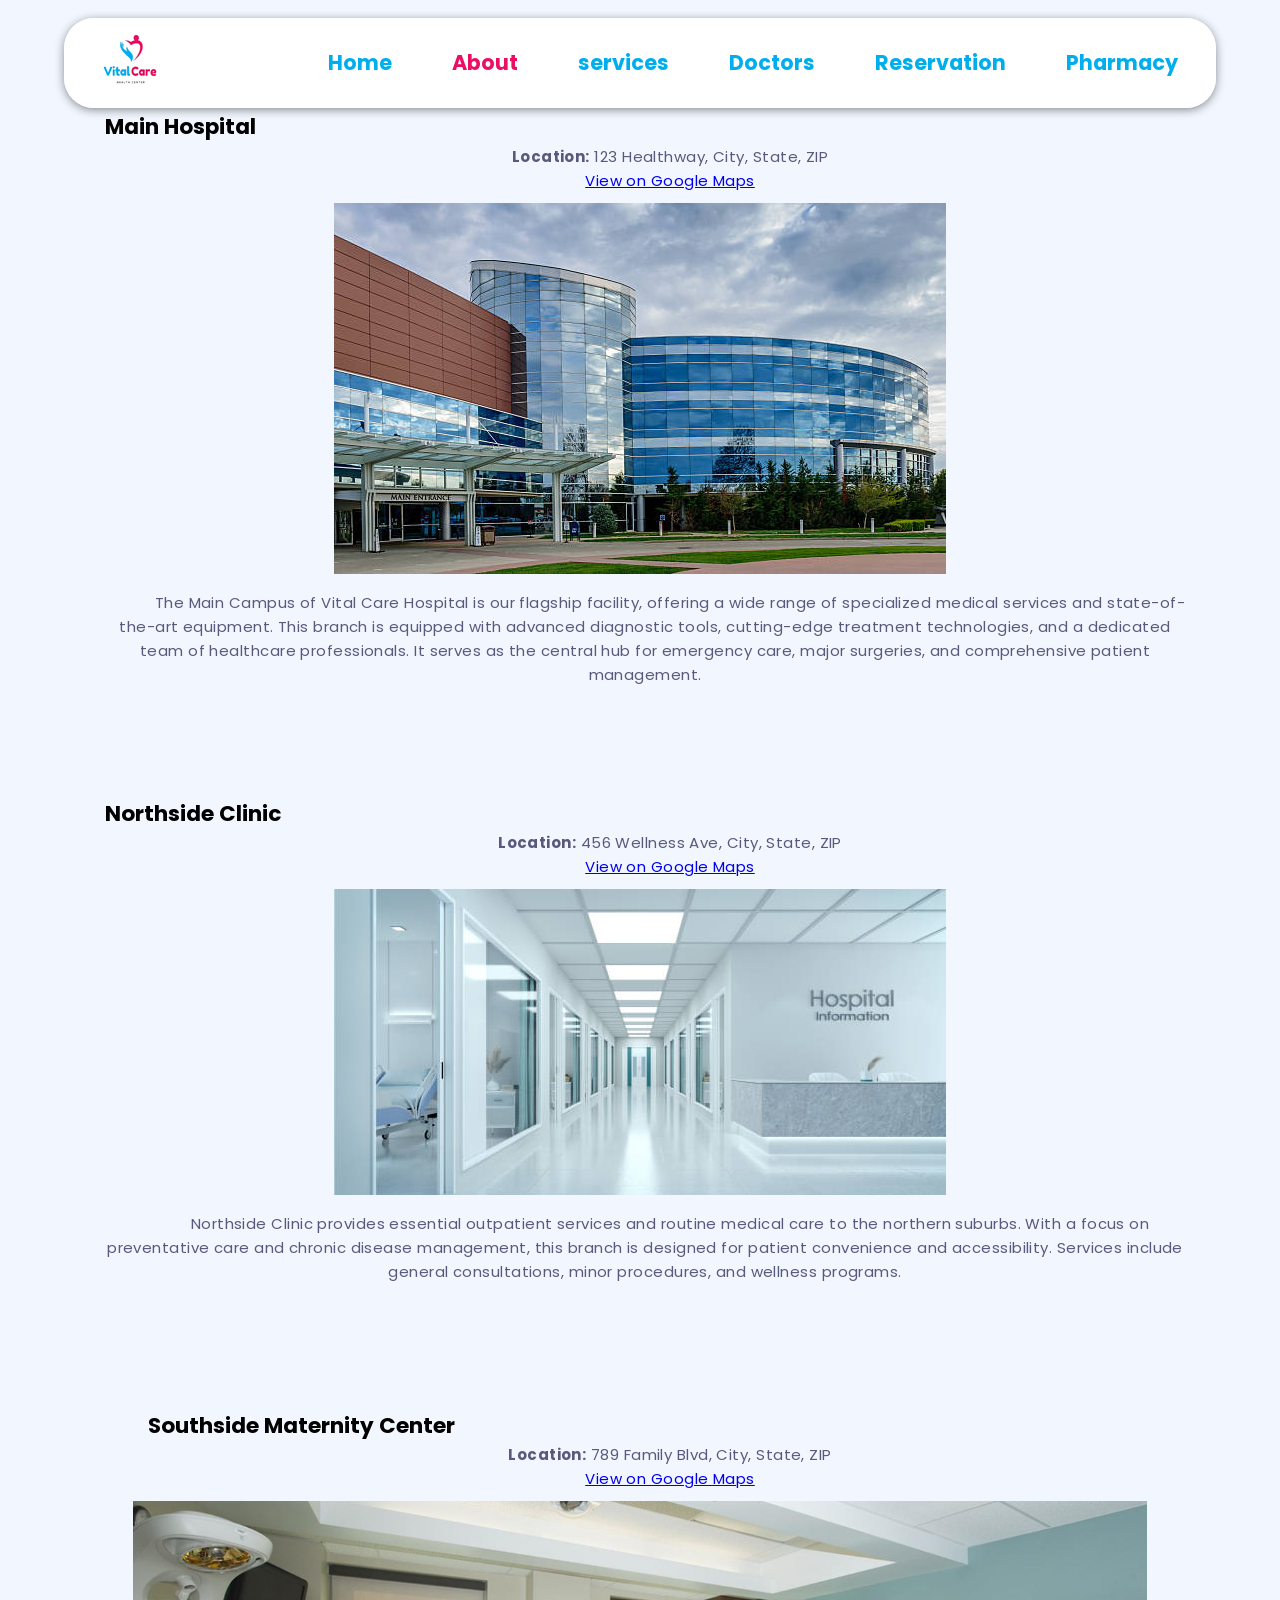
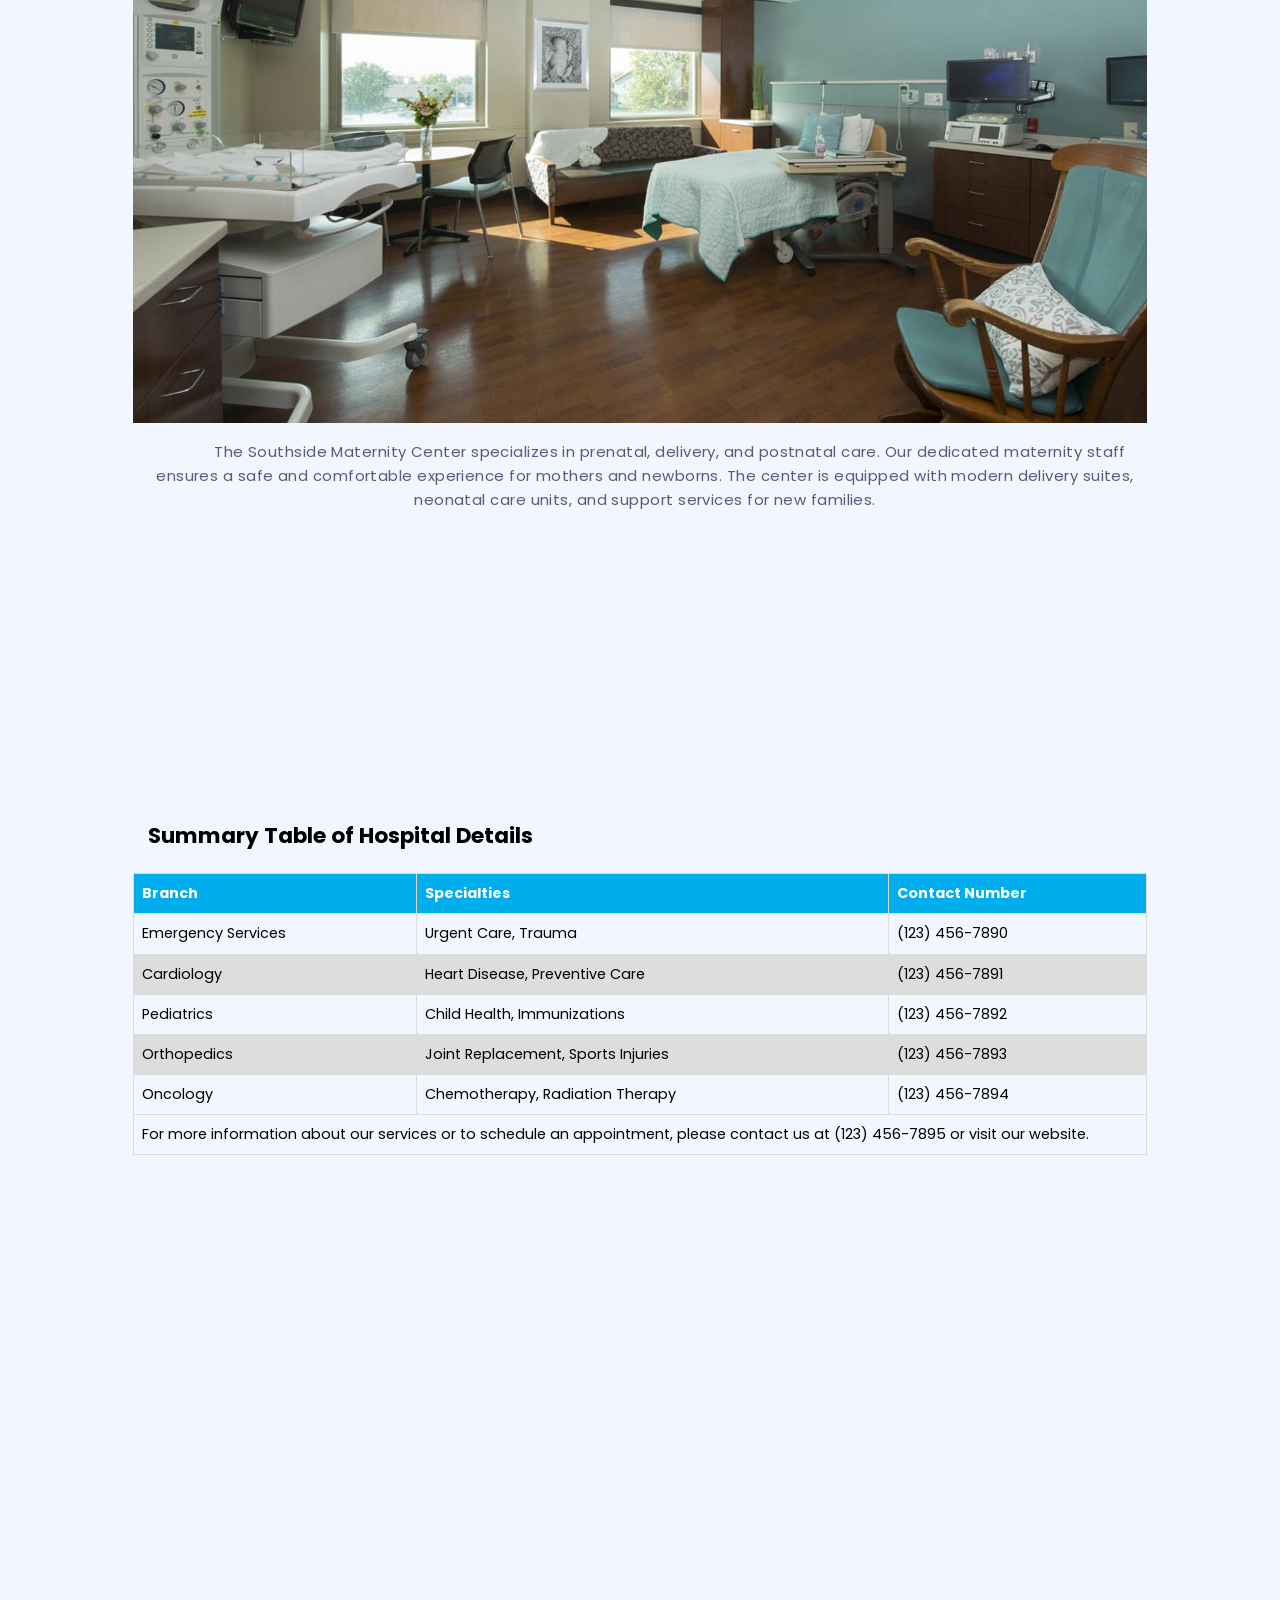
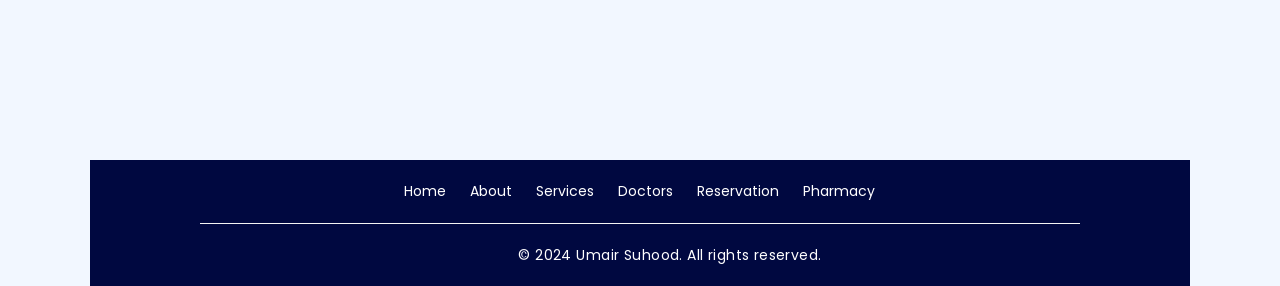
<file: about.html>
<!DOCTYPE html>
<html lang="en">
<head>
    <meta charset="UTF-8">
    <meta name="viewport" content="width=device-width, initial-scale=1.0">
    <title>Vital Care</title>
    <link rel="shortcut icon" type="image/x-icon" href="Images/log.png">
    <link rel="stylesheet" href="style.css">
  
    <link href='https://unpkg.com/boxicons@2.1.4/css/boxicons.min.css' rel='stylesheet'>
</head>

<body>

    
    <header class="header">
        <a href="#" class="logo"><img src="Images/log.png" alt="Logo"></a>
        <div class="bx bx-menu" id="menu-icon"></div>
        <nav class="navbar">
            <a href="index.html" >Home</a>
            <a href="about.html" class="active">About</a>
            <a href="services.html">services</a>
            <a href="doctor.html">Doctors</a>
            <a href="reservation.html">Reservation</a>
            <a href="pharmacy.html">Pharmacy</a>
            <span class="active-nav"></span>
        </nav>
    </header>

    <main>
      <div class="branch">
        <h2>Main Hospital</h2>
        <div class="branch-content">
          <div class="branch-info">
            <p><strong>Location:</strong> 123 Healthway, City, State, ZIP</p>
            <p><a href="https://www.google.com/maps/place/Asiri+Hospital+Kandy/@7.2744094,80.6063863,17z/data=!4m10!1m2!2m1!1sasiri+hospital+kandy!3m6!1s0x3ae368bfe966ab9b:0x9e1a29721b0d55c8!8m2!3d7.2744094!4d80.6111499!15sChRhc2lyaSBob3NwaXRhbCBrYW5keZIBEHByaXZhdGVfaG9zcGl0YWzgAQA!16s%2Fg%2F11g9k87gbj?entry=ttu&g_ep=EgoyMDI0MDkwMy4wIKXMDSoASAFQAw%3D%3D">View on Google Maps</a></p>
            <img src="Images/istockphoto-521198708-612x612.jpg" alt="Main Campus">
            <p>The Main Campus of Vital Care Hospital is our flagship facility, offering a wide range of specialized medical services and state-of-the-art equipment. This branch is equipped with advanced diagnostic tools, cutting-edge treatment technologies, and a dedicated team of healthcare professionals. It serves as the central hub for emergency care, major surgeries, and comprehensive patient management.</p>
          </div>
        </div>
    </div>
  
      <div class="branch">
        <h2>Northside Clinic</h2>
        <div class="branch-content">
          <div class="branch-info">
            <p><strong>Location:</strong> 456 Wellness Ave, City, State, ZIP</p>
            <p><a href="https://www.google.com/maps/place/Asiri+Hospital+Kandy/@7.2744094,80.6063863,17z/data=!4m10!1m2!2m1!1sasiri+hospital+kandy!3m6!1s0x3ae368bfe966ab9b:0x9e1a29721b0d55c8!8m2!3d7.2744094!4d80.6111499!15sChRhc2lyaSBob3NwaXRhbCBrYW5keZIBEHByaXZhdGVfaG9zcGl0YWzgAQA!16s%2Fg%2F11g9k87gbj?entry=ttu&g_ep=EgoyMDI0MDkwMy4wIKXMDSoASAFQAw%3D%3D">View on Google Maps</a></p>
            <img src="Images/hos1.jpg" alt="Northside Clinic">
            <p>Northside Clinic provides essential outpatient services and routine medical care to the northern suburbs. With a focus on preventative care and chronic disease management, this branch is designed for patient convenience and accessibility. Services include general consultations, minor procedures, and wellness programs.</p>
          </div>
        </div>
    </div>
  
      <section class="branch">
        <h2>Southside Maternity Center</h2>
        <div class="branch-content">
          <div class="branch-info">
            <p><strong>Location:</strong> 789 Family Blvd, City, State, ZIP</p>
            <p><a href="https://www.google.com/maps/place/Asiri+Hospital+Kandy/@7.2744094,80.6063863,17z/data=!4m10!1m2!2m1!1sasiri+hospital+kandy!3m6!1s0x3ae368bfe966ab9b:0x9e1a29721b0d55c8!8m2!3d7.2744094!4d80.6111499!15sChRhc2lyaSBob3NwaXRhbCBrYW5keZIBEHByaXZhdGVfaG9zcGl0YWzgAQA!16s%2Fg%2F11g9k87gbj?entry=ttu&g_ep=EgoyMDI0MDkwMy4wIKXMDSoASAFQAw%3D%3D">View on Google Maps</a></p>
            <img src="Images/hos2.jpeg" alt="Southside Maternity Center">
            <p>The Southside Maternity Center specializes in prenatal, delivery, and postnatal care. Our dedicated maternity staff ensures a safe and comfortable experience for mothers and newborns. The center is equipped with modern delivery suites, neonatal care units, and support services for new families.</p>
          </div>
        </div>
      </section>

      <section class="summary-table">
          <h2>Summary Table of Hospital Details</h2>
          <table>
              <thead>
                  <tr>
                      <th>Branch</th>
                      <th>Specialties</th>
                      <th>Contact Number</th>
                  </tr>
              </thead>
              <tbody>
                  <tr>
                      <td>Emergency Services</td>
                      <td>Urgent Care, Trauma</td>
                      <td>(123) 456-7890</td>
                  </tr>
                  <tr>
                      <td>Cardiology</td>
                      <td>Heart Disease, Preventive Care</td>
                      <td>(123) 456-7891</td>
                  </tr>
                  <tr>
                      <td>Pediatrics</td>
                      <td>Child Health, Immunizations</td>
                      <td>(123) 456-7892</td>
                  </tr>
                  <tr>
                      <td>Orthopedics</td>
                      <td>Joint Replacement, Sports Injuries</td>
                      <td>(123) 456-7893</td>
                  </tr>
                  <tr>
                      <td>Oncology</td>
                      <td>Chemotherapy, Radiation Therapy</td>
                      <td>(123) 456-7894</td>
                  </tr>
              </tbody>
              <tfoot>
                  <tr>
                      <td colspan="3">For more information about our services or to schedule an appointment, please contact us at (123) 456-7895 or visit our website.</td>
                  </tr>
              </tfoot>
          </table>
      </section>
  </main>

  

  <footer class="footer">
    <div class="container">
        <div class="footer__links">
            <a href="Index.html" class="footer__link">Home</a>
            <a href="About.html" class="footer__link">About</a>
            <a href="Services.html" class="footer__link">Services</a>
            <a href="Doctors.html" class="footer__link">Doctors</a>
            <a href="Consulting & Reservation.html" class="footer__link">Reservation</a>
            <a href="Pharmacy.html" class="footer__link">Pharmacy</a>
        </div>
        <hr class="footer__divider">
        <p class="footer__copyright">© 2024 Umair Suhood. All rights reserved.</p>
    </div>
</footer>



<script>
    
    let menuIcon = document.querySelector('#menu-icon');
    let navbar = document.querySelector('.navbar');

    menuIcon.onclick = () => {
        menuIcon.classList.toggle('bx-x');
        navbar.classList.toggle('active');
    };

    
    let sections = document.querySelectorAll('section');
    let navLinks = document.querySelectorAll('header nav a');

    window.onscroll = () => {
        sections.forEach(sec => {
            let top = window.scrollY;
            let offset = sec.offsetTop - 100;
            let height = sec.offsetHeight;
            let id = sec.getAttribute('id');

            if (top >= offset && top < offset + height) {
                
                navLinks.forEach(link => {
                    link.classList.remove('active');
                    document.querySelector('header nav a[href*=' + id + ']').classList.add('active');
                });
            }
        });
    };
</script>
</section>
</body>
</html>
</file>
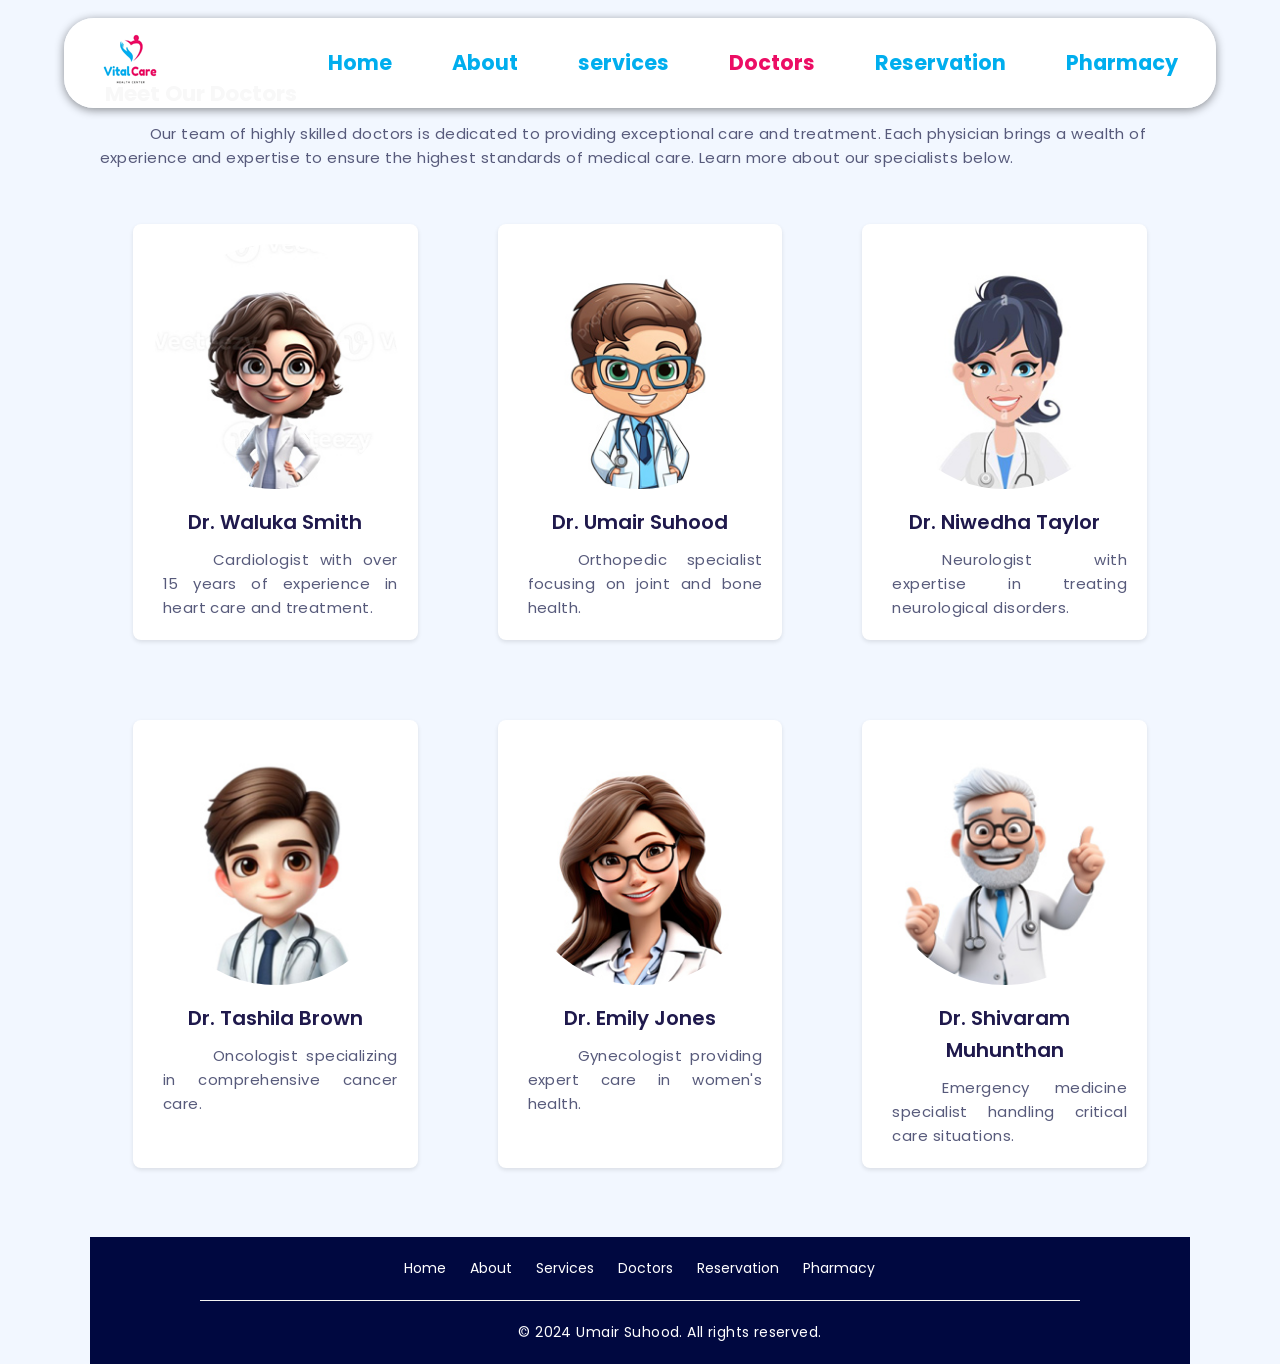
<file: doctor.html>
<!DOCTYPE html>
<html lang="en">

<head>
    <meta charset="UTF-8">
    <meta http-equiv="X-UA-Compatible" content="IE=edge">
    <meta name="viewport" content="width=device-width, initial-scale=1.0">
    <title>Vital Care</title>
    <link rel="shortcut icon" type="image/x-icon" href="Images/log.png">
    <link rel="stylesheet" href="style.css">
    
    <link href='https://unpkg.com/boxicons@2.1.4/css/boxicons.min.css' rel='stylesheet'>
</head>

<body>

    
    <header class="header">
        <a href="#" class="logo"><img src="Images/log.png" alt="Logo"></a>
        <div class="bx bx-menu" id="menu-icon"></div>
        <nav class="navbar">
            <a href="index.html">Home</a>
            <a href="about.html">About</a>
            <a href="services.html">services</a>
            <a href="doctor.html" class="active">Doctors</a>
            <a href="reservation.html">Reservation</a>
            <a href="pharmacy.html">Pharmacy</a>
            <span class="active-nav"></span>
        </nav>
    </header>

    <body>  
      
      <div class="doctors-intro">
        <h2>Meet Our Doctors</h2>
        <p>Our team of highly skilled doctors is dedicated to providing exceptional care and treatment. Each physician brings a wealth of experience and expertise to ensure the highest standards of medical care. Learn more about our specialists below.</p>
      </div>
  
      <section class="doctors-grid">
        <div class="doctor-item">
          <img src="Images/doc1.jpg" alt="Dr. Smith">
          <h3>Dr. Waluka Smith</h3>
          <p>Cardiologist with over 15 years of experience in heart care and treatment.</p>
        </div>
        <div class="doctor-item">
          <img src="Images/doc 2.jpg" alt="Dr. Jones">
          <h3>Dr. Umair Suhood</h3>
          <p>Orthopedic specialist focusing on joint and bone health.</p>
        </div>
        <div class="doctor-item">
          <img src="Images/doc 3.jpg" alt="Dr. Taylor">
          <h3>Dr. Niwedha Taylor</h3>
          <p>Neurologist with expertise in treating neurological disorders.</p>
        </div>
        <div class="doctor-item">
          <img src="Images/doc 4.jpg" alt="Dr. Brown">
          <h3>Dr. Tashila Brown</h3>
          <p>Oncologist specializing in comprehensive cancer care.</p>
        </div>
        <div class="doctor-item">
          <img src="Images/doc 5.jpg" alt="Dr. White">
          <h3>Dr. Emily Jones</h3>
          <p>Gynecologist providing expert care in women's health.</p>
        </div>
        <div class="doctor-item">
          <img src="Images/doc 6.jpg" alt="Dr. Green">
          <h3>Dr. Shivaram Muhunthan</h3>
          <p>Emergency medicine specialist handling critical care situations.</p>
        </div>
      </section>
  
         
         <footer class="footer">
          <div class="container">
              <div class="footer__links">
                  <a href="Index.html" class="footer__link">Home</a>
                  <a href="About.html" class="footer__link">About</a>
                  <a href="Services.html" class="footer__link">Services</a>
                  <a href="Doctors.html" class="footer__link">Doctors</a>
                  <a href="Consulting & Reservation.html" class="footer__link">Reservation</a>
                  <a href="Pharmacy.html" class="footer__link">Pharmacy</a>
              </div>
              <hr class="footer__divider">
              <p class="footer__copyright">© 2024 Umair Suhood. All rights reserved.</p>
          </div>
      </footer>
      
      
      <script>
          
          let menuIcon = document.querySelector('#menu-icon');
          let navbar = document.querySelector('.navbar');

          menuIcon.onclick = () => {
              menuIcon.classList.toggle('bx-x');
              navbar.classList.toggle('active');
          };

          
          let sections = document.querySelectorAll('section');
          let navLinks = document.querySelectorAll('header nav a');

          window.onscroll = () => {
              sections.forEach(sec => {
                  let top = window.scrollY;
                  let offset = sec.offsetTop - 100;
                  let height = sec.offsetHeight;
                  let id = sec.getAttribute('id');

                  if (top >= offset && top < offset + height) {
                      
                      navLinks.forEach(link => {
                          link.classList.remove('active');
                          document.querySelector('header nav a[href*=' + id + ']').classList.add('active');
                      });
                  }
              });
          };
      </script>
  </section>
</body>

</html>
</file>
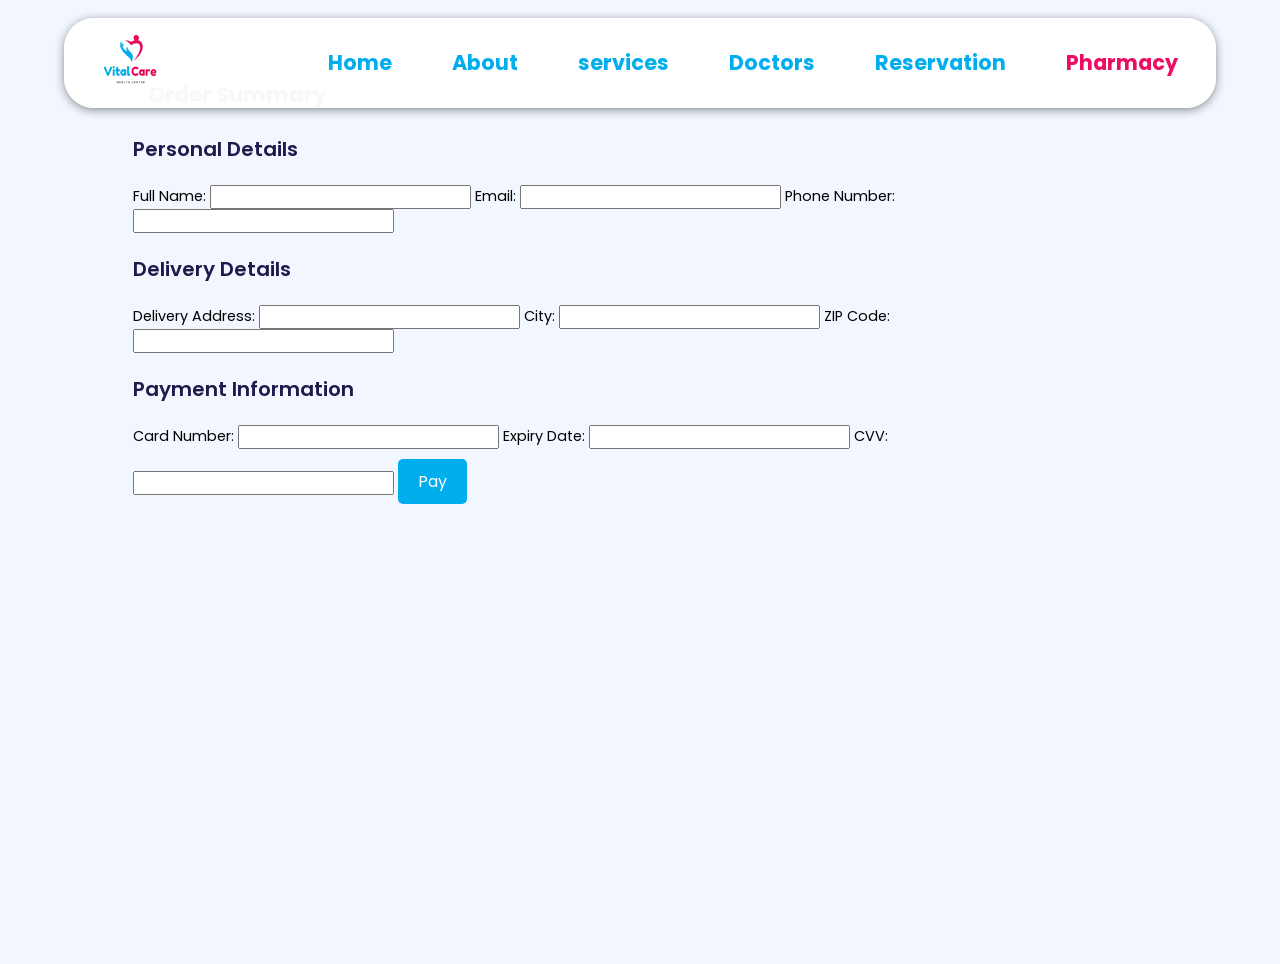
<file: orders.html>
<!DOCTYPE html>
<html lang="en">

<head>
    <meta charset="UTF-8">
    <meta http-equiv="X-UA-Compatible" content="IE=edge">
    <meta name="viewport" content="width=device-width, initial-scale=1.0">
    <title>Vital Care</title>
    <link rel="shortcut icon" type="image/x-icon" href="Images/log.png">
    <link rel="stylesheet" href="style.css">
    
    <link href='https://unpkg.com/boxicons@2.1.4/css/boxicons.min.css' rel='stylesheet'>
</head>

<body>

   
    <header class="header">
        <a href="#" class="logo"><img src="Images/log.png" alt="Logo"></a>
        <div class="bx bx-menu" id="menu-icon"></div>
        <nav class="navbar">
            <a href="index.html">Home</a>
            <a href="about.html">About</a>
            <a href="services.html">services</a>
            <a href="doctor.html">Doctors</a>
            <a href="reservation.html">Reservation</a>
            <a href="pharmacy.html" class="active">Pharmacy</a>
            <span class="active-nav"></span>
        </nav>
    </header>

    <section class="order-summary">
        <h2>Order Summary</h2>
       

        <form id="payment-form">
            <h3>Personal Details</h3>
            <label for="full-name">Full Name:</label>
            <input type="text" id="full-name" name="full_name" required>
            
            <label for="email">Email:</label>
            <input type="email" id="email" name="email" required>
            
            <label for="phone">Phone Number:</label>
            <input type="tel" id="phone" name="phone" required>

            <h3>Delivery Details</h3>
            <label for="address">Delivery Address:</label>
            <input type="text" id="address" name="address" required>

            <label for="city">City:</label>
            <input type="text" id="city" name="city" required>

            <label for="zip">ZIP Code:</label>
            <input type="text" id="zip" name="zip" required>

            <h3>Payment Information</h3>
            <label for="card-number">Card Number:</label>
            <input type="text" id="card-number" name="card_number" required>

            <label for="expiry">Expiry Date:</label>
            <input type="text" id="expiry" name="expiry" required>

            <label for="cvv">CVV:</label>
            <input type="text" id="cvv" name="cvv" required>

            <button type="submit">Pay</button>
        </form>
    </section>

    <script>
        document.addEventListener('DOMContentLoaded', () => {
            const urlParams = new URLSearchParams(window.location.search);
            const totalPrice = urlParams.get('totalPrice');
            document.getElementById('order-total-price').textContent = `$${totalPrice}`;

            const cart = JSON.parse(localStorage.getItem('favorites')) || [];
            const orderSummaryTableBody = document.querySelector('#order-summary-table tbody');
            
            cart.forEach(item => {
                const row = document.createElement('tr');
                row.innerHTML = `<td>${item.name}</td><td>${item.quantity}</td><td>$${(item.price * item.quantity).toFixed(2)}</td>`;
                orderSummaryTableBody.appendChild(row);
            });

            document.getElementById('payment-form').addEventListener('submit', function(event) {
                event.preventDefault();

                const fullName = document.getElementById('full-name').value;
                const email = document.getElementById('email').value;
                const phone = document.getElementById('phone').value;
                const address = document.getElementById('address').value;
                const city = document.getElementById('city').value;
                const zip = document.getElementById('zip').value;
                const cardNumber = document.getElementById('card-number').value;
                const expiry = document.getElementById('expiry').value;
                const cvv = document.getElementById('cvv').value;

                if (fullName && email && phone && address && city && zip && cardNumber && expiry && cvv) {
                    const deliveryDate = new Date();
                    deliveryDate.setDate(deliveryDate.getDate() + 7); // Assuming delivery in 7 days

                    localStorage.removeItem('favorites'); // Clear cart

                    window.location.href = `confirmation.html?deliveryDate=${deliveryDate.toDateString()}`;
                }
            });
        });
    </script>
</body>

</html>
</file>
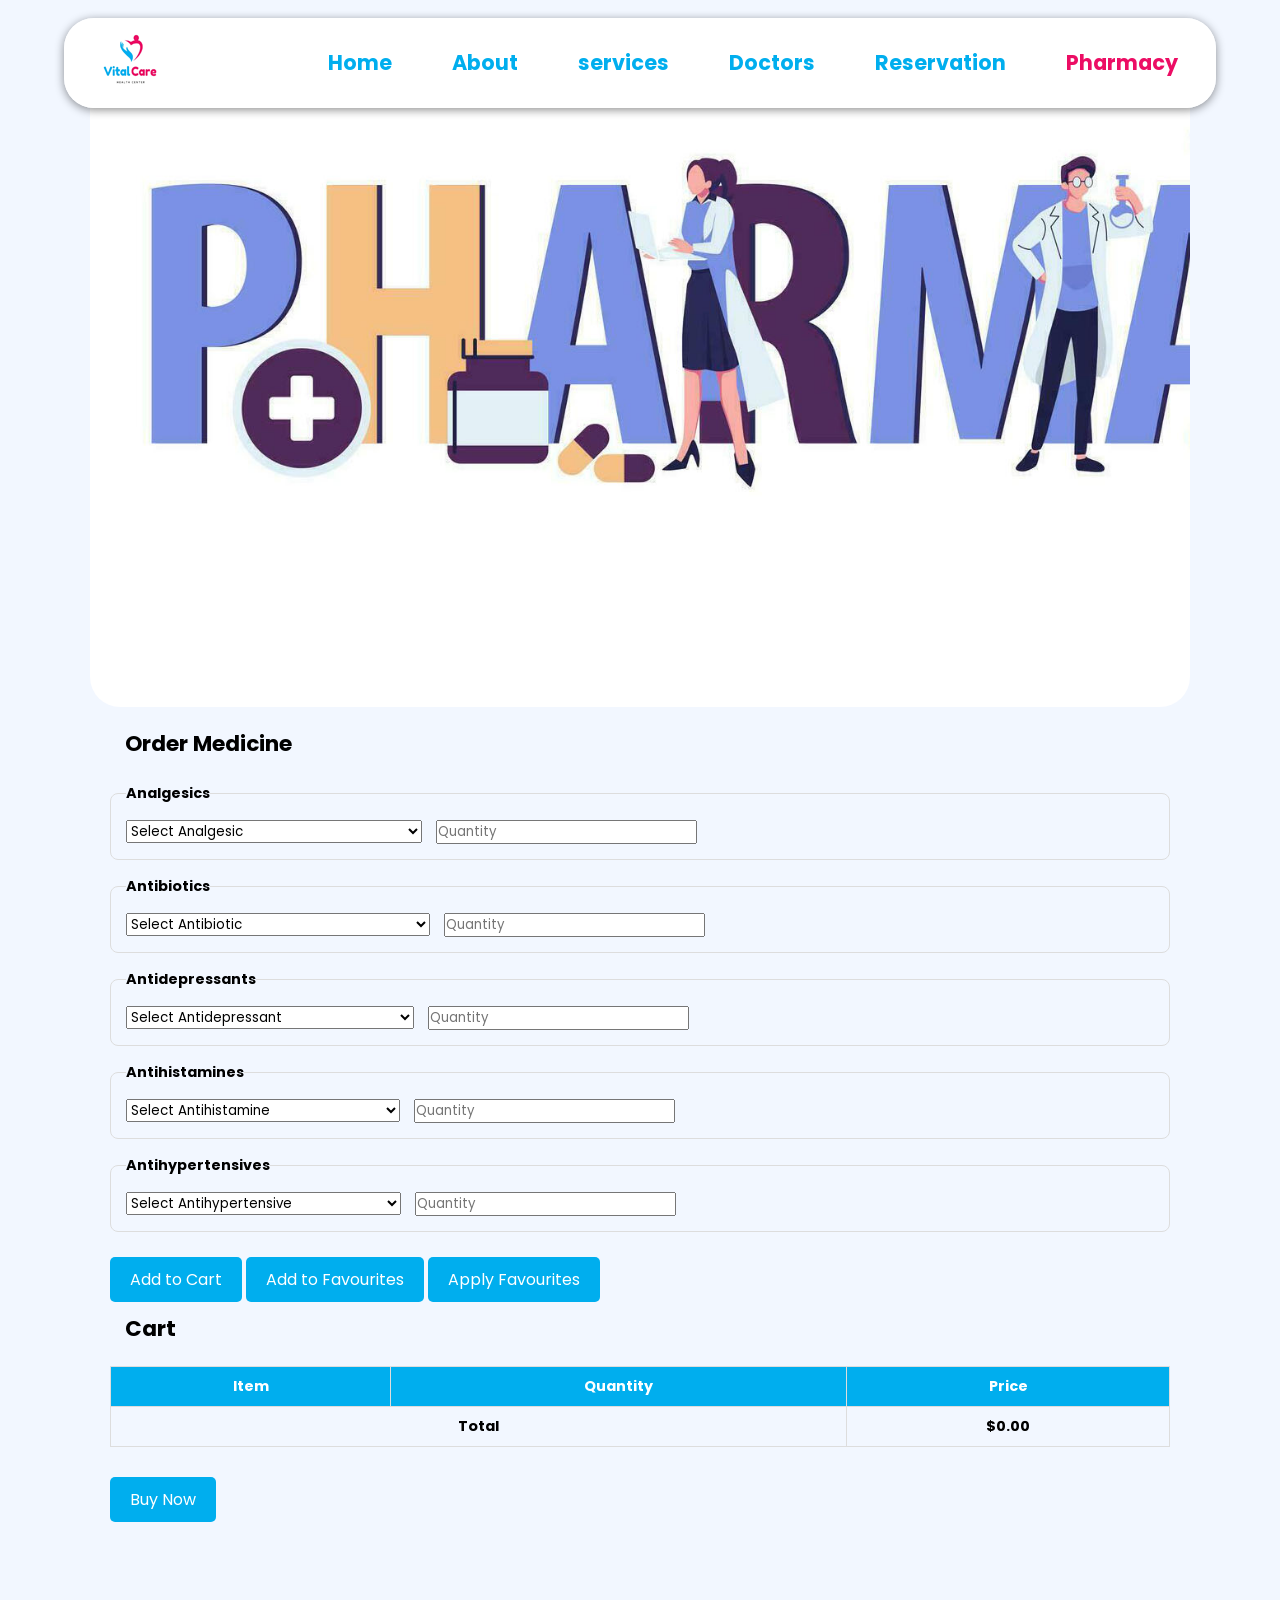
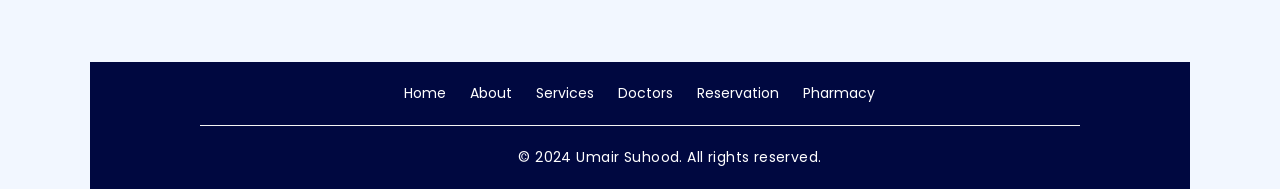
<file: pharmacy.html>
<!DOCTYPE html>
<html lang="en">

<head>
    <meta charset="UTF-8">
    <meta http-equiv="X-UA-Compatible" content="IE=edge">
    <meta name="viewport" content="width=device-width, initial-scale=1.0">
    <title>Vital Care</title>
    <link rel="shortcut icon" type="image/x-icon" href="Images/log.png">
    <link rel="stylesheet" href="style.css">
    
    <link href='https://unpkg.com/boxicons@2.1.4/css/boxicons.min.css' rel='stylesheet'>
</head>

<body>

    
    <header class="header">
        <a href="#" class="logo"><img src="Images/log.png" alt="Logo"></a>
        <div class="bx bx-menu" id="menu-icon"></div>
        <nav class="navbar">
            <a href="index.html">Home</a>
            <a href="about.html">About</a>
            <a href="services.html">services</a>
            <a href="doctor.html">Doctors</a>
            <a href="reservation.html">Reservation</a>
            <a href="pharmacy.html" class="active">Pharmacy</a>
            <span class="active-nav"></span>
        </nav>
    </header>

    <div class="banner1" style="background-image: url(./Images/ssf.jpg);"></div>

    <section class="pharmacy-form">
        <h2>Order Medicine</h2>
        <form id="pharmacy-form">
            <fieldset>
                <legend>Analgesics</legend>
                <select class="medicine-select" name="analgesics" id="analgesics">
                    <option value="" data-price="0">Select Analgesic</option>
                    <option value="aspirin" data-price="10.00">Aspirin 100mg - 30 Tablets - $10.00</option>
                    <option value="paracetamol" data-price="7.00">Paracetamol 500mg - 20 Tablets - $7.00</option>
                    <option value="ibuprofen" data-price="9.00">Ibuprofen 200mg - 15 Tablets - $9.00</option>
                </select>
                <input type="number" class="quantity" id="analgesics-quantity" min="1" placeholder="Quantity">
            </fieldset>

            

            <fieldset>
                <legend>Antibiotics</legend>
                <select class="medicine-select" name="antibiotics" id="antibiotics">
                    <option value="" data-price="0">Select Antibiotic</option>
                    <option value="amoxicillin" data-price="15.00">Amoxicillin 250mg - 20 Capsules - $15.00</option>
                    <option value="doxycycline" data-price="20.00">Doxycycline 100mg - 30 Capsules - $20.00</option>
                </select>
                <input type="number" class="quantity" id="antibiotics-quantity" min="1" placeholder="Quantity">
            </fieldset>

            <fieldset>
                <legend>Antidepressants</legend>
                <select class="medicine-select" name="antidepressants" id="antidepressants">
                    <option value="" data-price="0">Select Antidepressant</option>
                    <option value="fluoxetine" data-price="25.00">Fluoxetine 20mg - 30 Capsules - $25.00</option>
                    <option value="sertraline" data-price="30.00">Sertraline 50mg - 30 Tablets - $30.00</option>
                </select>
                <input type="number" class="quantity" id="antidepressants-quantity" min="1" placeholder="Quantity">
            </fieldset>

            <fieldset>
                <legend>Antihistamines</legend>
                <select class="medicine-select" name="antihistamines" id="antihistamines">
                    <option value="" data-price="0">Select Antihistamine</option>
                    <option value="cetirizine" data-price="12.00">Cetirizine 10mg - 30 Tablets - $12.00</option>
                    <option value="loratadine" data-price="14.00">Loratadine 10mg - 30 Tablets - $14.00</option>
                </select>
                <input type="number" class="quantity" id="antihistamines-quantity" min="1" placeholder="Quantity">
            </fieldset>

            <fieldset>
                <legend>Antihypertensives</legend>
                <select class="medicine-select" name="antihypertensives" id="antihypertensives">
                    <option value="" data-price="0">Select Antihypertensive</option>
                    <option value="lisinopril" data-price="18.00">Lisinopril 10mg - 30 Tablets - $18.00</option>
                    <option value="amlodipine" data-price="22.00">Amlodipine 5mg - 30 Tablets - $22.00</option>
                </select>
                <input type="number" class="quantity" id="antihypertensives-quantity" min="1" placeholder="Quantity">
            </fieldset>

            <button type="button" id="add-to-cart">Add to Cart</button>
            <button type="button" id="save-favorites">Add to Favourites</button>
            <button type="button" id="apply-favorites">Apply Favourites</button>
        </form>

        
        <table id="cart-table">
          <h2>Cart</h2>
            <thead>
                <tr>
                    <th>Item</th>
                    <th>Quantity</th>
                    <th>Price</th>
                </tr>
            </thead>
            <tbody></tbody>
            <tfoot>
                <tr>
                    <td colspan="2">Total</td>
                    <td id="total-price">$0.00</td>
                </tr>
            </tfoot>
        </table>

        <button id="buy-now">Buy Now</button>
    </section>

    
    <div id="modal" class="modal">
        <div class="modal-content">
            <span class="close">&times;</span>
            <h2>Order Confirmation</h2>
            <p id="confirmation-message"></p>
            <button id="modal-close-btn">Close</button>
        </div>
    </div>

    <script>
        const cartTableBody = document.querySelector('#cart-table tbody');
        const totalPriceElement = document.getElementById('total-price');
        const cart = [];

        const updateCartTable = () => {
            cartTableBody.innerHTML = '';
            let total = 0;

            cart.forEach(item => {
                const row = document.createElement('tr');
                row.innerHTML = `<td>${item.name}</td><td>${item.quantity}</td><td>$${item.price.toFixed(2)}</td>`;
                cartTableBody.appendChild(row);
                total += item.price;
            });

            totalPriceElement.textContent = `$${total.toFixed(2)}`;
        };

        document.getElementById('add-to-cart').addEventListener('click', () => {
            const medicineSelects = document.querySelectorAll('.medicine-select');
            const quantities = document.querySelectorAll('.quantity');

            medicineSelects.forEach((select, index) => {
                const quantity = quantities[index].value;
                if (select.value && quantity > 0) {
                    const name = select.options[select.selectedIndex].text;
                    const price = parseFloat(select.options[select.selectedIndex].getAttribute('data-price'));
                    cart.push({ name, quantity, price: price * quantity });
                }
            });

            updateCartTable();
        });

        document.getElementById('save-favorites').addEventListener('click', () => {
            localStorage.setItem('favorites', JSON.stringify(cart));
        });

        document.getElementById('apply-favorites').addEventListener('click', () => {
            const favorites = JSON.parse(localStorage.getItem('favorites')) || [];
            cart.length = 0; 
            favorites.forEach(item => cart.push(item));
            updateCartTable();
        });

        document.getElementById('buy-now').addEventListener('click', () => {
            window.location.href = 'order-details.html';
        });

        document.querySelector('.modal-content .close').addEventListener('click', () => {
            document.getElementById('modal').style.display = 'none';
        });

        window.addEventListener('click', (event) => {
            if (event.target == document.getElementById('modal')) {
                document.getElementById('modal').style.display = 'none';
            }
        });

        document.getElementById('modal-close-btn').addEventListener('click', () => {
            document.getElementById('modal').style.display = 'none';
        });
    </script>

<footer class="footer">
  <div class="container">
      <div class="footer__links">
          <a href="Index.html" class="footer__link">Home</a>
          <a href="About.html" class="footer__link">About</a>
          <a href="Services.html" class="footer__link">Services</a>
          <a href="Doctors.html" class="footer__link">Doctors</a>
          <a href="Consulting & Resetvation.html" class="footer__link">Reservation</a>
          <a href="Pharmacy.html" class="footer__link">Pharmacy</a>
      </div>
      <hr class="footer__divider">
      <p class="footer__copyright">© 2024 Umair Suhood. All rights reserved.</p>
  </div>
</footer>


<script>
  
  let menuIcon = document.querySelector('#menu-icon');
  let navbar = document.querySelector('.navbar');

  menuIcon.onclick = () => {
      menuIcon.classList.toggle('bx-x');
      navbar.classList.toggle('active');
  };

  
  let sections = document.querySelectorAll('section');
  let navLinks = document.querySelectorAll('header nav a');

  window.onscroll = () => {
      sections.forEach(sec => {
          let top = window.scrollY;
          let offset = sec.offsetTop - 100;
          let height = sec.offsetHeight;
          let id = sec.getAttribute('id');

          if (top >= offset && top < offset + height) {
              
              navLinks.forEach(link => {
                  link.classList.remove('active');
                  document.querySelector('header nav a[href*=' + id + ']').classList.add('active');
              });
          }
      });
  };
</script>
</section>
</body>

</html>
</file>
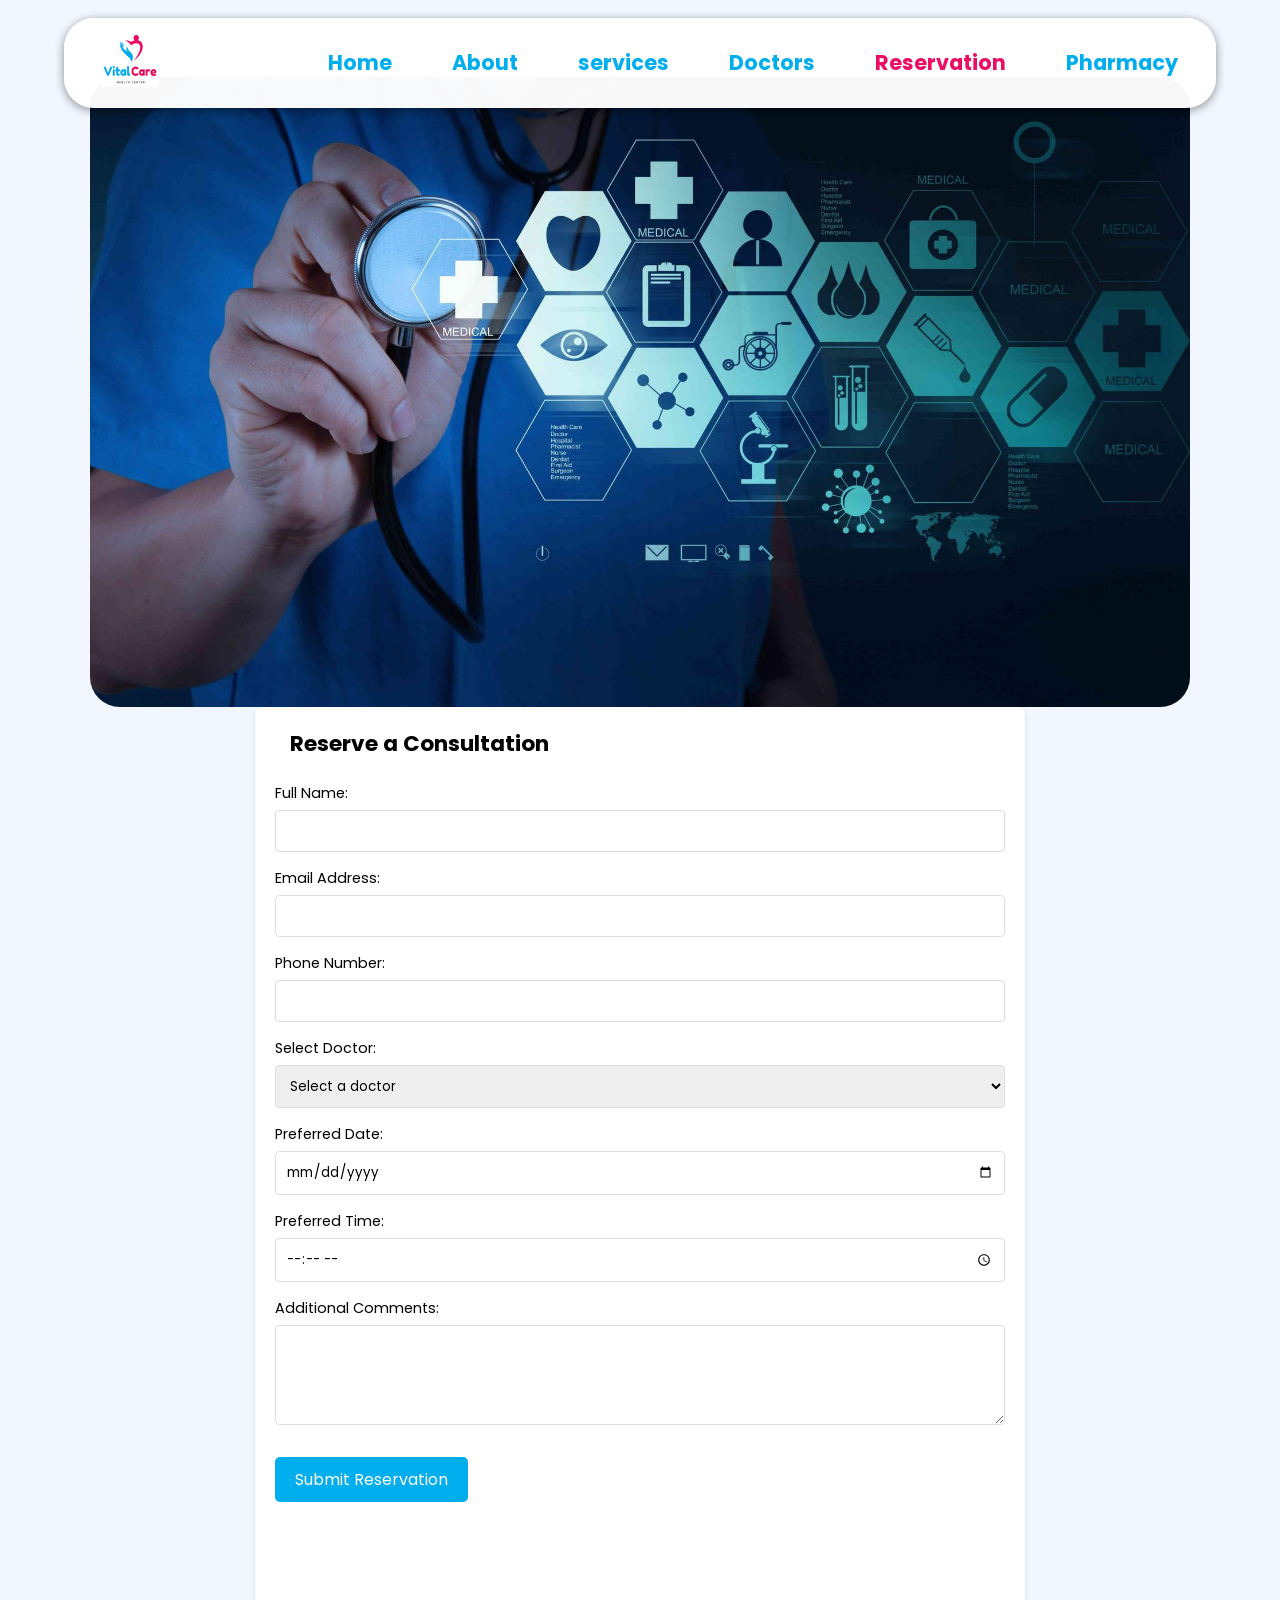
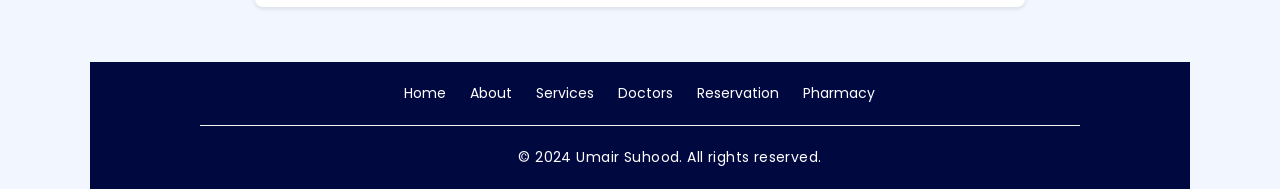
<file: reservation.html>
<!DOCTYPE html>
<html lang="en">

<head>
    <meta charset="UTF-8">
    <meta http-equiv="X-UA-Compatible" content="IE=edge">
    <meta name="viewport" content="width=device-width, initial-scale=1.0">
    <title>Vital Care</title>
    <link rel="shortcut icon" type="image/x-icon" href="Images/log.png">
    <link rel="stylesheet" href="style.css">
    
    <link href='https://unpkg.com/boxicons@2.1.4/css/boxicons.min.css' rel='stylesheet'>
</head>

<body>

    
    <header class="header">
        <a href="#" class="logo"><img src="Images/log.png" alt="Logo"></a>
        <div class="bx bx-menu" id="menu-icon"></div>
        <nav class="navbar">
            <a href="index.html">Home</a>
            <a href="about.html">About</a>
            <a href="services.html">services</a>
            <a href="doctor.html">Doctors</a>
            <a href="reservation.html" class="active">Reservation</a>
            <a href="pharmacy.html">Pharmacy</a>
            <span class="active-nav"></span>
        </nav>
    </header>


  <div class="banner1" style="background-image: url(./Images/healthcare-oco8w27tkw40cp90.jpg);"></div> 
  
    <section class="reservation-form">
      <h2>Reserve a Consultation</h2>
      <form id="reservation-form">
        <div class="form-group">
          <label for="full-name">Full Name:</label>
          <input type="text" id="full-name" name="full_name" required>
        </div>

        <div class="form-group">
          <label for="email">Email Address:</label>
          <input type="email" id="email" name="email" required>
        </div>

        <div class="form-group">
          <label for="phone">Phone Number:</label>
          <input type="tel" id="phone" name="phone" required>
        </div>

        <div class="form-group">
          <label for="doctor">Select Doctor:</label>
          <select id="doctor" name="doctor" required>
            <option value="">Select a doctor</option>
            <option value="dr_smith">Dr. Waluka Smith - Cardiologist</option>
            <option value="dr_jones">Dr. Umair Suhood - Orthopedic Specialist</option>
            <option value="dr_taylor">Dr. Niwedha Taylor - Neurologist</option>
            <option value="dr_brown">Dr. Tashila Brown - Oncologist</option>
            <option value="dr_white">Dr. Emily Jones - Gynecologist</option>
            <option value="dr_green">Dr. Shivaram Muhunthan - Emergency Medicine Specialist</option>
          </select>
        </div>

        <div class="form-group">
          <label for="date">Preferred Date:</label>
          <input type="date" id="date" name="date" required>
        </div>

        <div class="form-group">
          <label for="time">Preferred Time:</label>
          <input type="time" id="time" name="time" required>
        </div>

        <div class="form-group">
          <label for="comments">Additional Comments:</label>
          <textarea id="comments" name="comments"></textarea>
        </div>

        <button type="submit">Submit Reservation</button>
      </form>
    </section>


  
  <div id="modal" class="modal">
    <div class="modal-content">
      <span class="close">&times;</span>
      <h2>Reservation Successful</h2>
      <p>Your reservation has been successfully processed. Thank you for booking with Vital Care Hospital.</p>
      <button1 id="modal-close-btn">Close</button1>
    </div>
  </div>

  

  <script>
    document.getElementById('reservation-form').addEventListener('submit', function(event) {
      event.preventDefault(); 

      
      document.getElementById('modal').style.display = 'flex';

      
      this.reset();
    });


    document.querySelector('.close').addEventListener('click', function() {
      document.getElementById('modal').style.display = 'none';
    });

  
    window.addEventListener('click', function(event) {
      if (event.target == document.getElementById('modal')) {
        document.getElementById('modal').style.display = 'none';
      }
    });

    
    document.getElementById('modal-close-btn').addEventListener('click', function() {
      document.getElementById('modal').style.display = 'none';
    });
  </script>


      
      <footer class="footer">
        <div class="container">
            <div class="footer__links">
                <a href="Index.html" class="footer__link">Home</a>
                <a href="About.html" class="footer__link">About</a>
                <a href="Services.html" class="footer__link">Services</a>
                <a href="Doctors.html" class="footer__link">Doctors</a>
                <a href="Consulting & Reservation.html" class="footer__link">Reservation</a>
                <a href="Pharmacy.html" class="footer__link">Pharmacy</a>
            </div>
            <hr class="footer__divider">
            <p class="footer__copyright">© 2024 Umair Suhood. All rights reserved.</p>
        </div>
    </footer>
    
    
    <script>
        
        let menuIcon = document.querySelector('#menu-icon');
        let navbar = document.querySelector('.navbar');

        menuIcon.onclick = () => {
            menuIcon.classList.toggle('bx-x');
            navbar.classList.toggle('active');
        };

        
        let sections = document.querySelectorAll('section');
        let navLinks = document.querySelectorAll('header nav a');

        window.onscroll = () => {
            sections.forEach(sec => {
                let top = window.scrollY;
                let offset = sec.offsetTop - 100;
                let height = sec.offsetHeight;
                let id = sec.getAttribute('id');

                if (top >= offset && top < offset + height) {
                    
                    navLinks.forEach(link => {
                        link.classList.remove('active');
                        document.querySelector('header nav a[href*=' + id + ']').classList.add('active');
                    });
                }
            });
        };
    </script>
</section>
</body>

</html>
</file>
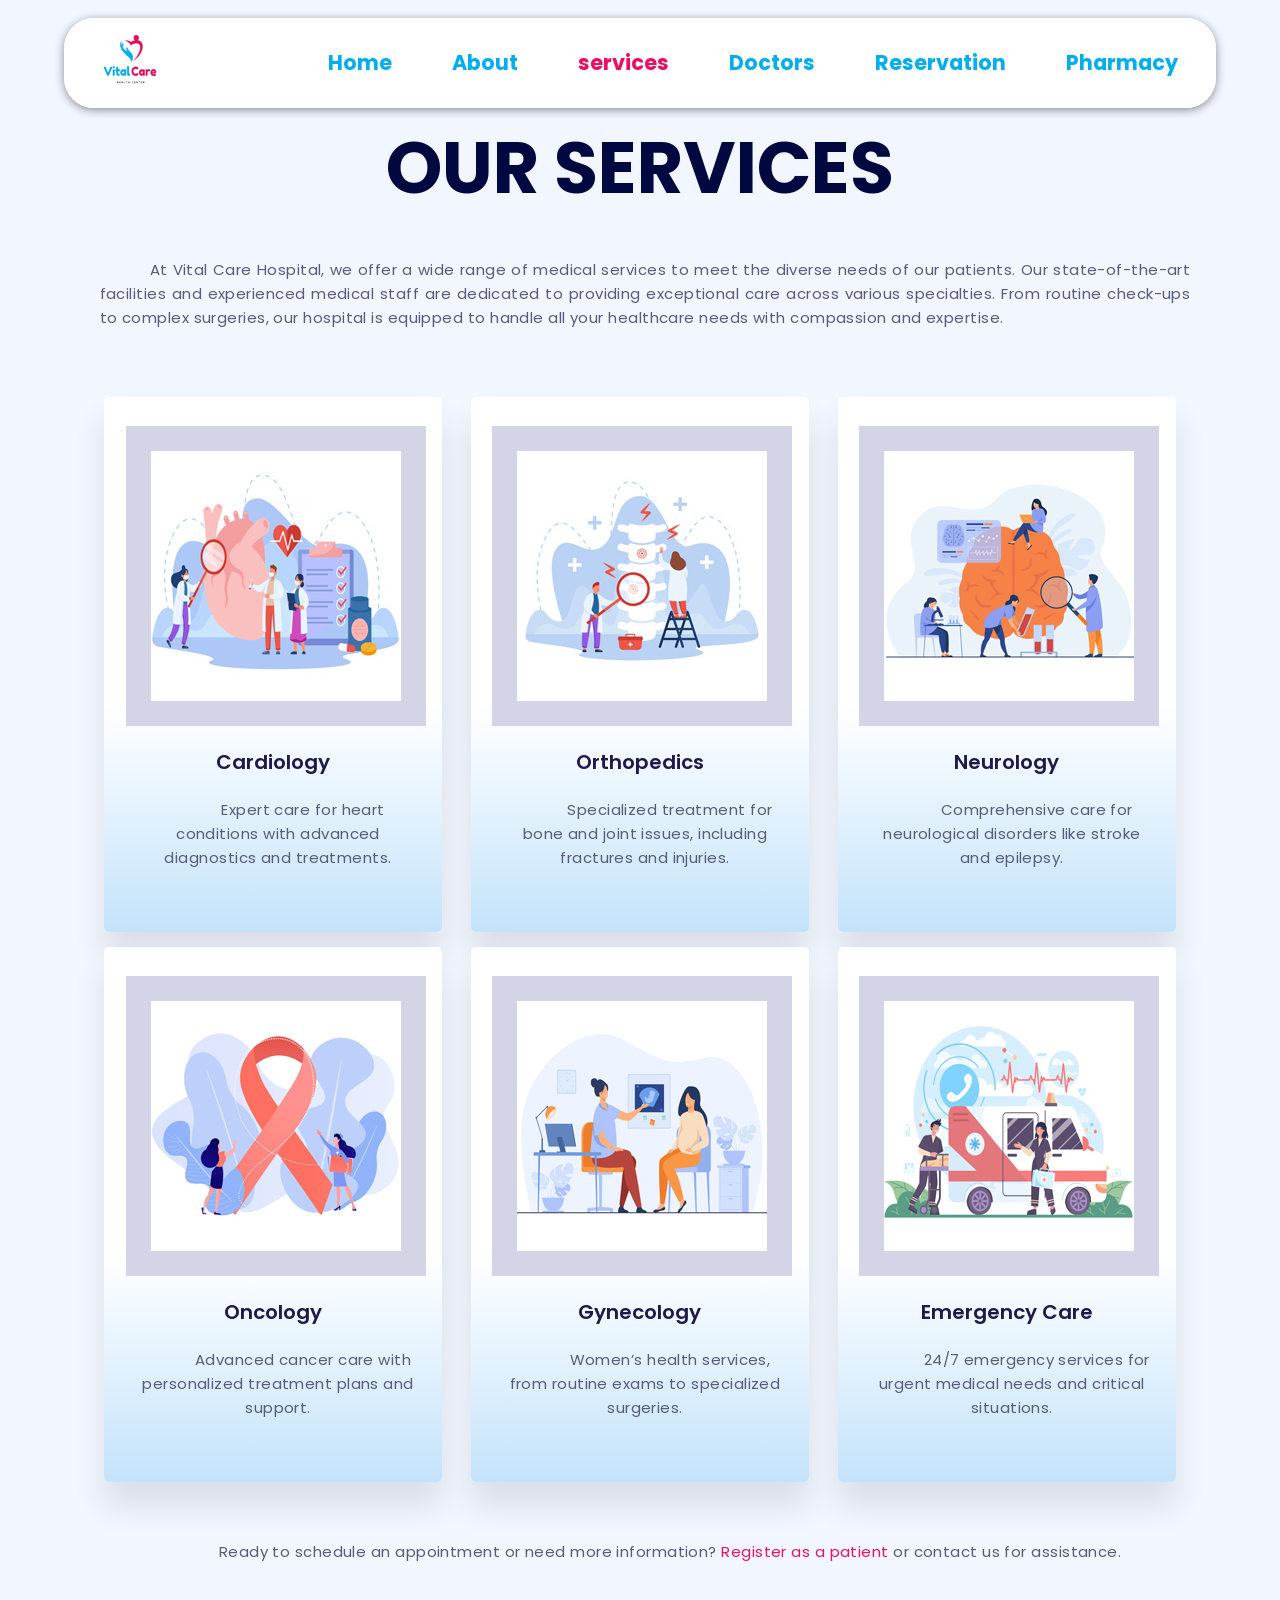
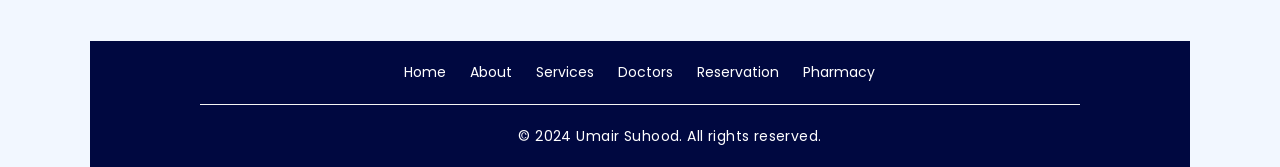
<file: services.html>
<!DOCTYPE html>
<html lang="en">

<head>
    <meta charset="UTF-8">
    <meta http-equiv="X-UA-Compatible" content="IE=edge">
    <meta name="viewport" content="width=device-width, initial-scale=1.0">
    <title>Vital Care</title>
    <link rel="shortcut icon" type="image/x-icon" href="Images/log.png">
    <link rel="stylesheet" href="style.css">
    
    <link href='https://unpkg.com/boxicons@2.1.4/css/boxicons.min.css' rel='stylesheet'>
</head>

<body>

    
    <header class="header">
        <a href="#" class="logo"><img src="Images/log.png" alt="Logo"></a>
        <div class="bx bx-menu" id="menu-icon"></div>
        <nav class="navbar">
            <a href="index.html">Home</a>
            <a href="about.html">About</a>
            <a href="services.html" class="active">services</a>
            <a href="doctor.html">Doctors</a>
            <a href="reservation.html">Reservation</a>
            <a href="pharmacy.html">Pharmacy</a>
            <span class="active-nav"></span>
        </nav>
    </header>

    <body>
      <div class="tit">
        <h1> OUR SERVICES</h1>
        <p>
          At Vital Care Hospital, we offer a wide range of medical services to meet the diverse needs of our patients. Our state-of-the-art facilities and experienced medical staff are dedicated to providing exceptional care across various specialties. From routine check-ups to complex surgeries, our hospital is equipped to handle all your healthcare needs with compassion and expertise.
        </p>
      </div> 
    <section-s>
      <div class="row">
        <div class="column">
          <div class="card">
            <div class="img-wrapper">
              <img src="Images/cardi.jpg">
            </div>
            <h3>Cardiology</h3>
            <p>
              Expert care for heart conditions with advanced diagnostics and treatments.
            </p>
          </div>
        </div>
        <div class="column">
          <div class="card">
            <div class="img-wrapper">
              <img src="Images/ortho.jpg">
            </div>
            <h3>Orthopedics</h3>
            <p>
              Specialized treatment for bone and joint issues, including fractures and injuries.
            </p>
          </div>
        </div>
        <div class="column">
          <div class="card">
            <div class="img-wrapper">
              <img src="Images/neu.jpg">
            </div>
            <h3>Neurology</h3>
            <p>
              Comprehensive care for neurological disorders like stroke and epilepsy.
            </p>
          </div>
        </div>
        <div class="column">
          <div class="card">
            <div class="img-wrapper">
              <img src="Images/on.jpg">
            </div>
            <h3>Oncology</h3>
            <p>
              Advanced cancer care with personalized treatment plans and support.
            </p>
          </div>
        </div>
        <div class="column">
          <div class="card">
            <div class="img-wrapper">
              <img src="Images/gy.jpg">
            </div>
            <h3>Gynecology</h3>
            <p>
              Women’s health services, from routine exams to specialized surgeries.
            </p>
          </div>
        </div>
        <div class="column">
          <div class="card">
            <div class="img-wrapper">
              <img src="Images/em.jpg">
            </div>
            <h3>Emergency Care</h3>
            <p>
              24/7 emergency services for urgent medical needs and critical situations.
            </p>
          </div>
        </div>
      </div>
      
    </section-s>

    <div class="registration-link">
      <p>Ready to schedule an appointment or need more information? <a href="Consulting & Resetvation.html">Register as a patient</a> or contact us for assistance.</p>
    </div>

        
        <footer class="footer">
            <div class="container">
                <div class="footer__links">
                    <a href="Index.html" class="footer__link">Home</a>
                    <a href="About.html" class="footer__link">About</a>
                    <a href="Services.html" class="footer__link">Services</a>
                    <a href="Doctors.html" class="footer__link">Doctors</a>
                    <a href="Consulting & Reservation.html" class="footer__link">Reservation</a>
                    <a href="Pharmacy.html" class="footer__link">Pharmacy</a>
                </div>
                <hr class="footer__divider">
                <p class="footer__copyright">© 2024 Umair Suhood. All rights reserved.</p>
            </div>
        </footer>
        
        
        <script>
            
            let menuIcon = document.querySelector('#menu-icon');
            let navbar = document.querySelector('.navbar');

            menuIcon.onclick = () => {
                menuIcon.classList.toggle('bx-x');
                navbar.classList.toggle('active');
            };

            
            let sections = document.querySelectorAll('section');
            let navLinks = document.querySelectorAll('header nav a');

            window.onscroll = () => {
                sections.forEach(sec => {
                    let top = window.scrollY;
                    let offset = sec.offsetTop - 100;
                    let height = sec.offsetHeight;
                    let id = sec.getAttribute('id');

                    if (top >= offset && top < offset + height) {
                        
                        navLinks.forEach(link => {
                            link.classList.remove('active');
                            document.querySelector('header nav a[href*=' + id + ']').classList.add('active');
                        });
                    }
                });
            };
        </script>
    </section>
</body>

</html>
</file>
<file: style.css>
@import url('https://fonts.googleapis.com/css2?family=Poppins:ital,wght@0,100;0,200;0,300;0,400;0,500;0,600;0,700;0,800;0,900;1,100;1,200;1,300;1,400;1,500;1,600;1,700;1,800;1,900&display=swap');


:root {
  --color-bg: hwb(217 95% 0%);
  --color-blue: #00aeee;
  --color-red: #ec0d64;
  --color-secondery:#000840;
}


body{
  padding-left: 7%;
  padding-right: 7% ;
  margin-top: 5%;
  font-family: "Poppins", sans-serif;
  background: var(--color-bg);
  font-size: 0.9rem;
  line-height: 1.6;
  
}

h1 {
  margin-top: 2%;
  font-size: 4.5rem;   
  text-align: center;
  color: var(--color-secondery);
}

h2 {
  padding-left: 15px;
  text-align: left;
}

p {
  padding-left: 10px;
  text-indent: 50px; 
}


/* Header*/
.header {
  position: fixed;
  top: 2%;
  left: 5%;
  right: 5%;
  width: 90%;
  height: 10%;
  padding: 0.6rem 3%;
  background: rgba(255, 255, 255, 0.971);
  backdrop-filter: blur(75%);
  display: flex;
  justify-content: space-between;
  align-items: center;
  z-index: 100;
  transition: 0.3s;
  border-radius: 30px;
  box-shadow: 0 2px 10px rgba(0, 0, 0, 0.444);
}

.header.sticky {
  background: rgba(1, 34, 52, 0.977);
  backdrop-filter: blur(100%);
  border: 0.2px solid #99ddff;
}

.navbar a {
  font-family: poppins, sans-serif;
  font-size: 1.3rem;
  color: var(--color-blue);
  font-weight: 700;
  margin-left: 3.5rem;
  text-decoration: none; 
  transition: 0.3s;
}

.navbar a:hover,
.navbar a.active {
  color: var(--color-red); 
}

#menu-icon {
  font-size: 3.6rem;
  color: var(--text-color); 
  cursor: pointer;
  display: none; 
}

section {
  min-height: 100vh;
  padding: 10rem 9% 2rem;
}



/*===============================================================BANNER====================*/
.banner {
  position: relative;
  height: 90vh; 
  overflow: hidden; 
  border-radius: 30px; 
  margin-top: 7%;
  
}

.banner1 {
  position:sticky;
  background-size: cover;
  width: 100%;
  height: 70vh; 
  overflow: hidden; 
  border-radius: 30px; 
  margin-top: 7%;
  
}

#background-video {
  position: absolute;
  top: 50%;
  left: 50%;
  width: 100%;
  height: 100%;
  object-fit: cover; 
  transform: translate(-50%, -50%);
  z-index: -1; 
}


.para_01 p, .para_02 p{
  text-align: justify;
  font-size: 1.1rem;

}



/*===============================================================ABOUT====================*/

.branch {
  margin-bottom: 10%;
  margin-top: 10%;
}

.branch-content {
  display: flex;
  flex-direction: column;
  align-items: center;
}

.branch-info {
  text-align: center;
}

.branch-info img {
  max-width: 100%;
  height: auto;
  margin: 10px 0;
}

.summary-table {
  margin-top: 40px;
}

table {
  width: 100%;
  border-collapse: collapse;
  margin: 20px 0;
}

table, th, td {
  border: 1px solid #38c1f7;
}

th, td {
  padding: 10px;
  text-align: left;
}

thead {
  background: var(--color-blue);
  color: #fff;
}





/*===============================================================SERVICES====================*/

.service{
    border-radius: 15px;
    background: #ffffff45;
    border: 1px solid #dfdfdf94;
    margin-top: 30%;
    margin-left: 70px;
    margin-right: 70px;
    margin-bottom: 0.1%;
    
}
.service a{
    display: inline-block;
    width: 33%;
    color: #fff;
    font-size: 30px;
    font-weight: 800;
    border-right: 1px solid #fff;
    padding:  34px 20px;
    margin: 0 -2px;
    height: 180px;
    vertical-align: top;
 
}
.service a:last-child{
    border-right:none;
    
    background-repeat: no-repeat;
    background-position: center;
    border-top-right-radius: 0px;
    border-bottom-right-radius: 10px;
    width: 34.2%;
    padding-left:60px ;
    padding-right: 60PX;
}
.service-content{
    width: calc(100% - 47px);
    display: inline-block;
    position: relative;
}
.service-content::before{
    content: '';
    position: absolute;
    left: 0;
    bottom: 5px;
    border: #fff;
    height: 2px;
    width: 0;
    transition: 0.2s ease-in-out;
}
.service-content:hover::before{
    width: 50%;
}



ol {
    
    counter-reset: li;
    list-style: none; 
    font: 15px 'trebuchet MS', 'lucida sans';
    padding: 5rem 10rem 0 10rem ;
    margin-bottom: 4em;
    text-shadow: 0 1px 0 rgba(255,255,255,.5);
  }

  ol ol {
    margin: 0 0 0 2em; 
  }
.rounded-list a{
    position: relative;
    display: block;
    padding: .4em .4em .4em 2em;
   
    margin: .5em 0;
    background: #ffffff;
    color: #000000;
    text-decoration: none;
    border-radius: .3em;
    transition: all .3s ease-out;
    font-size: 20px;
  }

  .rounded-list a:hover{
    background: #ffdbea;
  }

  .rounded-list a:before{
    content: counter(li);
    counter-increment: li;
    position: absolute;
    left: -1.3em;
    top: 50%;
    margin-top: -1.3em;
    background: var(--color-blue);
    height: 2em;
    width: 2em;
    line-height: 2em;
    border: .3em solid #fff;
    text-align: center;
    font-weight: bold;
    border-radius: 50%;
    transition: all .3s ease-out;
  }

  table {
    font-family: arial, sans-serif;
    border-collapse: collapse;
    width: 100%;
    
  }
  
  td, th {
    border: 1px solid #dddddd;
    text-align: left;
    padding: 8px;
  }
  
  tr:nth-child(even) {
    background-color: #dddddd;
 
  }
  






/*===================================================================SERVICE============================*/

.tit h1 {
  margin-top: 10%;
}

.tit p {
  margin: 3% 0 3% 0 ;
  text-align: justify;
}

* {
  padding: 0;
  margin: 0;
  box-sizing: border-box;
  font-family: "Poppins", sans-serif;
}
.section-1 {
  height: 100vh;
  width: 100%;
  display: grid;
  place-items: center;
}
.row {
  display: flex;
  flex-wrap: wrap;
}
.column {
  width: 100%;
  padding: 0 1em 1em 1em;
  text-align: center;
}
.card {
  width: 100%;
  height: 100%;
  margin-top: 10%;
  padding: 2em 1.5em;
  background: linear-gradient(#ffffff 30%, rgb(59, 162, 240));
  background-size: 100% 200%;
  background-position: 0 2.5%;
  border-radius: 5px;
  box-shadow: 0 1.5rem 2rem rgba(0, 0, 0, 0.1);
  cursor: pointer;
  transition: 0.5s;
}
h3 {
  font-size: 20px;
  font-weight: 600;
  color: #1f194c;
  margin: 1em 0;
}
p {
  color: #575a7b;
  font-size: 15px;
  line-height: 1.6;
  letter-spacing: 0.03em;
}
.img-wrapper {
  background-color:rgb(212, 212, 231);
  position: relative;
  margin: auto;
  font-size: 30px;
  height: 300px;
  width: 300px;
  color: #ffffff; 
  display: grid;
  place-items: center;
  transition: 0.5s;
}
.card:hover {
  background-position: 0 100%;
}
.card:hover .img-wrapper {
  background-color: #ffffff;
}
.card:hover h3 {
  color: #ffffff;
}
.card:hover p {
  
  color: #f0f0f0;
}
.registration-link {
  text-align: center;
  margin-top: 7%;
  margin-bottom: 7%;
}

.registration-link a {
  color: var(--color-red);
  text-decoration: none;
}

.registration-link a:hover {
  text-decoration: underline;
}

@media screen and (min-width: 768px) {
  section {
    padding: 0 2em;
  }
  .column {
    flex: 0 50%;
    max-width: 50%;
  }
}
@media screen and (min-width: 992px) {
  section {
    padding: 1em 3em;
  }
  .column {
    flex: 0 0 33.33%;
    max-width: 33.33%;
  }
}






/*===================================================================DOCTOR============================*/

.doctors-intro {
  margin-top: 7%;
  margin-bottom: 40px;
}

.doctors-intro h2 {
  margin-bottom: 10px;
}

.doctors-grid {
  display: grid;
  grid-template-columns: repeat(3, 1fr);
  gap: 5rem;
}

.doctor-item {
  background: #fff;
  border-radius: 8px;
  box-shadow: 0 2px 4px rgba(0, 0, 0, 0.1);
  padding: 20px;
  text-align: center;
}

.doctor-item img {
  width: 100%;
  height: auto;
  border-radius: 50%;
}

.doctor-item h3 {
  margin: 10px 0;
}

.doctor-item p {
  text-align: justify;
}


/* Mobile Styles */
@media (max-width: 900px) {
  .doctors-intro {
    margin-top: 10%;
    margin-bottom: 20px;
  }

  .doctors-intro h2 {
    font-size: 1.5rem; 
  }

  .doctors-grid {
    grid-template-columns: 1fr; 
    gap: 2rem; 
  }

  .doctor-item {
    padding: 15px; 
  }

  .doctor-item img {
    width: 80%; 
    margin: 0 auto; 
  }

  .doctor-item h3 {
    font-size: 1.2rem; 
  }

  .doctor-item p {
    font-size: 0.9rem; 
  }
}

@media (max-width: 790px) {
  .doctors-intro {
    margin-top: 3%;
    margin-bottom: 15px;
  }

  .doctors-intro h2 {
    font-size: 1.2rem; 
  }

  .doctors-grid {
    gap: 1.5rem; 
  }

  .doctor-item {
    padding: 10px; 
  }

  .doctor-item img {
    width: 90%; 
  }

  .doctor-item h3 {
    font-size: 1rem; 
  }

  .doctor-item p {
    font-size: 0.8rem; 
  }
}

@media (max-width: 780px) {
  .doctors-intro {
    margin-top: 15%;
    margin-bottom: 15px;
  }

  .doctors-intro h2 {
    font-size: 1.2rem; 
  }

  .doctors-grid {
    margin-top: -20%;
    gap: 1.5rem; 
  }

  .doctor-item {
    padding: 10px; 
  }

  .doctor-item img {
    width: 90%; 
  }

  .doctor-item h3 {
    font-size: 1rem; 
  }

  .doctor-item p {
    font-size: 0.8rem; 
  }
}
@media (max-width: 600px) {
  .doctors-intro {
    margin-top: 20%;
    margin-bottom: 15px;
  }

  .doctors-intro h2 {
    font-size: 1.2rem; 
  }

  .doctors-grid {
    margin-top: -30%;
    gap: 1.5rem; 
  }

  .doctor-item {
    padding: 10px; 
  }

  .doctor-item img {
    width: 90%; 
  }

  .doctor-item h3 {
    font-size: 1rem; 
  }

  .doctor-item p {
    font-size: 0.8rem; 
  }
}
@media (max-width: 415px) {
  .doctors-intro {
    margin-top: 28%;
    margin-bottom: 15px;
  }

  .doctors-intro h2 {
    font-size: 1.2rem; 
  }

  .doctors-grid {
    margin-top: -40%;
    gap: 1.5rem; 
  }

  .doctor-item {
    padding: 10px; 
  }

  .doctor-item img {
    width: 90%; 
  }

  .doctor-item h3 {
    font-size: 1rem; 
  }

  .doctor-item p {
    font-size: 0.8rem; 
  }
}





/*===================================================================RESERVATION============================*/

.reservation-form {
  max-width: 70%;
  margin: 0 auto;
  background: #fff;
  padding: 20px;
  border-radius: 8px;
  box-shadow: 0 2px 4px rgba(0, 0, 0, 0.1);
}

.reservation-form h2 {
  margin-bottom: 20px;
}

.form-group {
  margin-bottom: 15px;
}

.form-group label {
  display: block;
  margin-bottom: 5px;
}

.form-group input,
.form-group select,
.form-group textarea {
  width: 100%;
  padding: 10px;
  border: 1px solid #ddd;
  border-radius: 4px;
}

.form-group textarea {
  height: 100px;
  resize: vertical;
}

button {
  background: var(--color-blue);
  color: #fff;
  border: none;
  padding: 10px 15px;
  border-radius: 4px;
  cursor: pointer;
}

button:hover {
  background: var(--color-red);
}


.modal {
  display: none; 
  position: fixed; 
  z-index: 1; 
  left: 0;
  top: 0;
  width: 100%; 
  height: 100%; 
  overflow: auto; 
  background-color: rgba(0,0,0,0.5); 
  align-items: center;
  justify-content: center;
}


.modal-content {
  background-color: #fff;
  margin: 1%;
  padding: 20px;
  border: 1px solid #888;
  width: 80%;
  max-width: 500px;
  border-radius: 10px;
  box-shadow: 0 4px 8px rgba(0,0,0,0.2);
  animation: slideIn 0.3s ease-out;
  text-align: center;
}


.modal-content h2 {
  margin-top: 0;
  color: #333;
  text-align: center;
}


.close {
  color: #aaa;
  float: right;
  font-size: 28px;
  font-weight: bold;
}

.close:hover,
.close:focus {
  color: #000;
  text-decoration: none;
  cursor: pointer;
}


#modal-close-btn {
  background-color: var(--color-red); 
  color: white;
  border: none;
  padding: 10px 20px;
  text-align: center;
  text-decoration: none;
  display: inline-block;
  font-size: 16px;
  margin: 10px 0;
  cursor: pointer;
  border-radius: 5px;
}


#modal-close-btn:hover {
  background-color: var(--color-red); 
}


@keyframes slideIn {
  from {
    opacity: 0;
    transform: translateY(-50px);
  }
  to {
    opacity: 1;
    transform: translateY(0);
  }
}







/*===================================================================PHARMACY============================*/
.bannerr {
  margin-top: 20%;
  width: 100%;
  height: 100%;
  background-size: cover;
}
.pharmacy-form {
  padding: 20px;
}

.pharmacy-form h2 {
  margin-bottom: 20px;
}

fieldset {
  border: 1px solid #ddd;
  padding: 15px;
  margin-bottom: 15px;
  border-radius: 8px;
}

legend {
  font-weight: bold;
}

.medicine-select, .quantity {
  margin-right: 10px;
}

button {
  background-color: var(--color-blue);
  color: #fff;
  border: none;
  padding: 10px 20px;
  border-radius: 5px;
  cursor: pointer;
  font-size: 16px;
  margin-top: 10px;
  margin-bottom: 10px;
}

button:hover {
  background-color:var(--color-red);
}

#cart-table h2 {
  margin-top: 10%;
}

#cart-table {
  width: 100%;
  border-collapse: collapse;
  margin-top: 20px;
}

#cart-table th, #cart-table td {
  border: 1px solid #ddd;
  padding: 8px;
  text-align: center;
}

#cart-table tfoot {
  font-weight: bold;
}

/* Modal Styles */
.modal {
  display: none;
  position: fixed;
  z-index: 1;
  left: 0;
  top: 0;
  width: 100%;
  height: 100%;
  overflow: auto;
  background-color: rgb(0,0,0);
  background-color: rgba(0,0,0,0.4);
  padding-top: 60px;
}

.modal-content {
  background-color: #fefefe;
  margin: 5% auto;
  padding: 20px;
  border: 1px solid #888;
  width: 80%;
  border-radius: 5px;
}

.close {
  color: #aaa;
  float: right;
  font-size: 28px;
  font-weight: bold;
}

.close:hover,
.close:focus {
  color: black;
  text-decoration: none;
  cursor: pointer;
}



 

 /*======================================================================Footer================*/
 .footer {
  margin-top: 5%;
  background: #000840;
  color: #fff;
  padding: 20px 0;
  text-align: center;
  
}

.footer__divider {
  border: 0;
  border-top: 0.1rem solid #f4f4f4; 
  margin: 20px 0; 
}

.container {
  width: 80%;
  max-width: 1200px;
  margin: 0 auto;
  text-align: center;
}

.footer__links {
  margin-bottom: 1rem;
}

.footer__link {
  color: #fff;
  text-decoration: none;
  margin: 0 10px;
  font-size: 14px;
}

.footer__link:hover {
  text-decoration: underline;
}


.footer__copyright {
  color: #fff;
  font-size: 14px;
}





/* Responsive Design */
@media (max-width: 900px) {
  .header {
    background: rgba(255, 255, 255, 0.971);
      backdrop-filter: blur(75%);
      width: 90%;
      padding: .6rem 3%;
  }
  .branch {
    margin-bottom: 10%;
    margin-top: 15%;
  }

  #menu-icon {
      display: block;
  }

  .navbar {
      position: absolute;
      top: 110%;
      left: -110%;
      right: 70%;
      width: 100%;
      padding: 0.1rem 4%;
      background: rgba(255, 255, 255, 0.971);
      backdrop-filter: blur(100%);
      box-shadow: 0 .5rem 1rem rgba(0, 0, 0, .2);
      border-radius: 30px;
      z-index: 1;
      transition: .25s ease;
      transition-delay: 0s;
      border: .2px solid #99ddff;
  }

  .navbar.active {
      left: 0;
      transition-delay: 0s;
  }

  

  .navbar.active .active-nav {
      left: 0;
      transition-delay: 0s;
  }

  .navbar a {
      text-align: center;
      display: block;
      font-size: 1.3rem;
      margin: 2rem 0;
      transform: translateX(-50rem);
      transition-delay: 0s;
  }

  .navbar.active a {
      transform: translateX(0);
      transition-delay: 0s;
  }
  .banner {
    position: relative;
    height: 50vh; 
    overflow: hidden;
    border-radius: 30px; 
    margin-top: 13%;
    
  }

  h1 {
    margin-top: 1%;
    font-size: 4rem;   
    text-align: center;
    color: var(--color-secondery);
  }
  ol {
    
    counter-reset: li;
    list-style: none; 
    font: 15px 'trebuchet MS', 'lucida sans';
    padding: 2rem 0.5rem 0 1rem ;
    margin-bottom: 4em;
    text-shadow: 0 1px 0 rgba(255,255,255,.5);
  }

  .column {
    
    padding: 1em 3em 0 3em;
  }


  .card {

    width: 120%;
    height: 100%;
    padding: 0.5em 0.5em;
  }

  .img-wrapper {
    background-color:rgb(212, 212, 231);
    
    margin: auto;
    font-size: 30px;
    height: 100px;
    width: 150px;
    color: #ffffff; 
    display: grid;
    place-items: center;
    transition: 0.5s;
  }

  .img-wrapper img {
    width: 130px;
    height: 80px;
  }

  .reservation-form {
    max-width: 100%;
    margin: 0 auto;
    background: #fff;
    padding: 20px;
    border-radius: 8px;
    box-shadow: 0 2px 4px rgba(0, 0, 0, 0.1);
  }
  
}

@media (max-width: 770px) {
  .banner {
    position: relative;
    height: 40vh; 
    overflow: hidden;
    border-radius: 30px; 
    margin-top: 18%;
    
  }

  .branch {
    margin-bottom: 10%;
    margin-top: 17%;
  }
  .para_01 h1 {
    margin-top: -30%;
    font-size: 3rem;   
    text-align: center;
    color: var(--color-secondery);
  }
  ol {
    
    counter-reset: li;
    list-style: none; 
    font: 15px 'trebuchet MS', 'lucida sans';
    padding: 2rem 0.5rem 0 1rem ;
    margin-bottom: 4em;
    text-shadow: 0 1px 0 rgba(255,255,255,.5);
  }

  .column {
    
    padding: 1em 3em 0 3em;
  }


  .card {

    width: 100%;
    height: 100%;
    padding: 0.5em 0.5em;
  }

  .img-wrapper {
    background-color:rgb(212, 212, 231);
    
    margin: auto;
    font-size: 30px;
    height: 100px;
    width: 150px;
    color: #ffffff; 
    display: grid;
    place-items: center;
    transition: 0.5s;
  }

  .img-wrapper img {
    width: 130px;
    height: 80px;
  }

  .registration-link p {
    margin-top: 4em;
    font-size: 15px;
    text-align: justify;
  }

  .reservation-form {
    max-width: 100%;
    margin: 0 auto;
    background: #fff;
    padding: 20px;
    border-radius: 8px;
    box-shadow: 0 2px 4px rgba(0, 0, 0, 0.1);
  }
}

@media (max-width: 536px) {
  .banner {
    position: relative;
    height: 35vh; 
    overflow: hidden;
    border-radius: 30px; 
    margin-top: 25%;
  }

  .branch {
    margin-bottom: 10%;
    margin-top: 20%;
  }

  .para_01 h1 {
    margin-top: -30%;
    font-size: 3rem;   
    text-align: center;
    color: var(--color-secondery);
  }

  ol {
    
    counter-reset: li;
    list-style: none; 
    font: 15px 'trebuchet MS', 'lucida sans';
    padding: 2rem 0.5rem 0 1rem ;
    margin-bottom: 4em;
    text-shadow: 0 1px 0 rgba(255,255,255,.5);
  }
  .column {
    
    padding: 1em 3em 0 0;
  }


  .card {

    width: 110%;
    height: 100%;
    padding: 0.5em 0.5em;
  }

  .img-wrapper {
    background-color:rgb(212, 212, 231);
    
    margin: auto;
    font-size: 30px;
    height: 100px;
    width: 150px;
    color: #ffffff; 
    display: grid;
    place-items: center;
    transition: 0.5s;
  }

  .img-wrapper img {
    width: 130px;
    height: 80px;
  }

  .registration-link p {
    margin-top: 4em;
    font-size: 15px;
    text-align: justify;
  }

  .footer {
    margin-top: 2%;
    background: #000840;
    color: #fff;
    padding: 1em 0;
    text-align: center;
    
  }

  .footer__link, .footer__copyright {
    font-size: 10px;
  }

  .footer__copyright {
    font-size: 8px;
   align-items: center;
  }

  .reservation-form {
    max-width: 100%;
    margin: 0 auto;
    background: #fff;
    padding: 20px;
    border-radius: 8px;
    box-shadow: 0 2px 4px rgba(0, 0, 0, 0.1);
  }

  


}


@media (max-width: 400px) {
  .banner {
    position: relative;
    height: 30vh;
    width: 55vh; 
    overflow: hidden;
    border-radius: 30px; 
    margin-top: 30%;
    
  }

  .branch {
    
    margin-top: 30%;
  }

  h1 {
    margin-top: 1rem;
    font-size: 2rem;   
    text-align: center;
    color: var(--color-secondery);
  }

  .summary-table{
    width: 90%;
    margin: 0 10em 0 3em;
    font-size: 8px;
  }

  .table {
    width: 50%;
  margin: 0 7em 0 7em;
  font-size: 8px;

  }

  .tit {
    margin-top: 5em;
  }

  .registration-link p {
    margin-top: 4em;
    font-size: 15px;
    text-align: justify;
  }

  .reservation-form {
    max-width: 100%;
    margin: 0 auto;
    background: #fff;
    padding: 10px;
    border-radius: 8px;
    box-shadow: 0 2px 4px rgba(0, 0, 0, 0.1);
  }
}

@media (max-width: 300px) {
  .banner {
    position: relative;
    height: 20vh; 
    overflow: hidden;
    border-radius: 30px; 
    margin-top: 40%;
    margin-left: 0 5em 0 0;
    
  }

  .branch {
    margin-bottom: 10%;
    margin-top: 10%;
  }

  .registration-link p {
    margin-top: 4em;
    font-size: 15px;
    text-align: justify;
  }
  reservation-form {
    max-width: 100%;
    margin: 0 auto;
    background: #fff;
    padding: 5px;
    border-radius: 8px;
    box-shadow: 0 2px 4px rgba(0, 0, 0, 0.1);
  }
}
</file>
